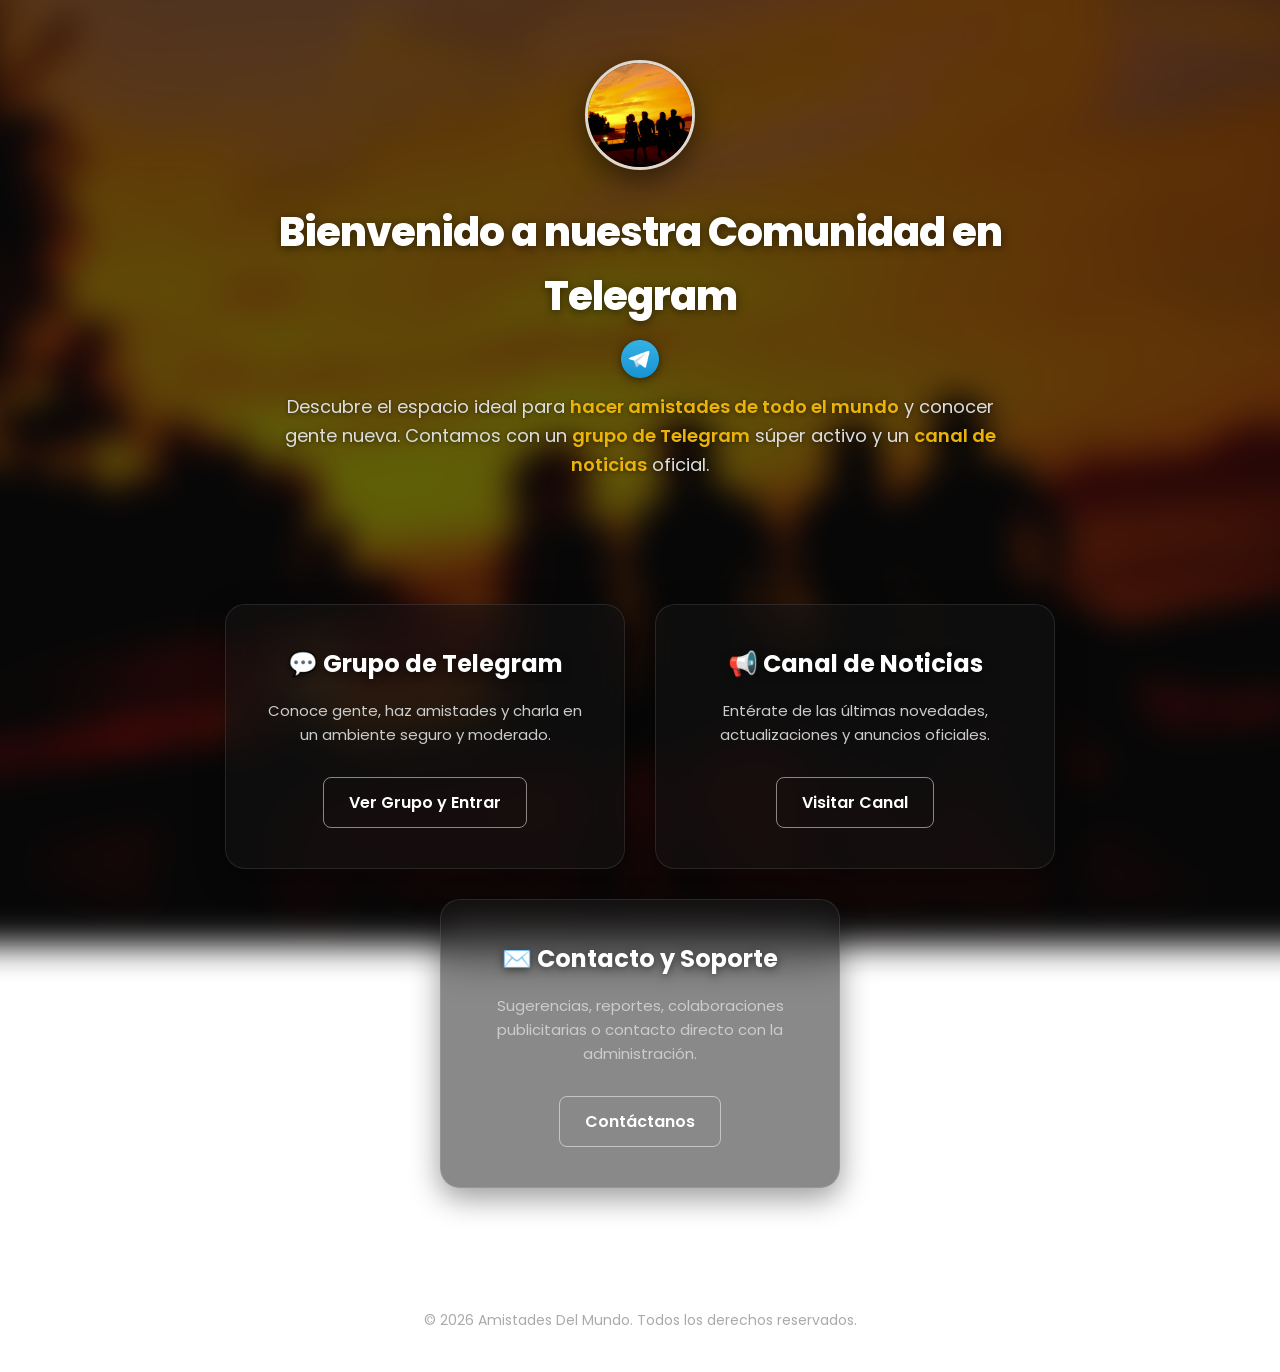
<file: index.html>
<!DOCTYPE html>
<html lang="es">
<head>
    <meta charset="UTF-8">
    <meta name="viewport" content="width=device-width, initial-scale=1.0">
    <title>Amistades Del Mundo | Inicio</title>
    <meta name="description" content="Descubre el espacio ideal en Telegram para hacer amistades de todo el mundo. Contamos con un grupo de chat activo y un canal de noticias.">
    <link rel="stylesheet" href="style.css">
    <link rel="icon" href="favicon.png" type="image/png">
</head>
<body>

    <div class="background-overlay"></div>

    <header class="hero">
        <div class="logo-container">
            <img src="logo-grupo.jpg" alt="Logo de la Comunidad" class="group-logo">
        </div>
        
        <h1 class="title-with-logo">
            Bienvenido a nuestra Comunidad en Telegram
            <img src="telegram_logo.png" alt="Telegram" class="tg-title-icon">
        </h1>
        
        <p class="subtitle">Descubre el espacio ideal para <strong>hacer amistades de todo el mundo</strong> y conocer gente nueva. Contamos con un <strong>grupo de Telegram</strong> súper activo y un <strong>canal de noticias</strong> oficial.</p>
    </header>

    <section class="hub-section">
        <div class="hub-container">
            
            <a href="grupo.html" class="hub-card">
                <h2>💬 Grupo de Telegram</h2>
                <p>Conoce gente, haz amistades y charla en un ambiente seguro y moderado.</p>
                <span class="hub-btn">Ver Grupo y Entrar</span>
            </a>

            <a href="canal.html" class="hub-card">
                <h2>📢 Canal de Noticias</h2>
                <p>Entérate de las últimas novedades, actualizaciones y anuncios oficiales.</p>
                <span class="hub-btn">Visitar Canal</span>
            </a>

            <a href="contacto.html" class="hub-card">
                <h2>✉️ Contacto y Soporte</h2>
                <p>Sugerencias, reportes, colaboraciones publicitarias o contacto directo con la administración.</p>
                <span class="hub-btn">Contáctanos</span>
            </a>

        </div>
    </section>

    <footer>
        <p>&copy; 2026 Amistades Del Mundo. Todos los derechos reservados.</p>
    </footer>

</body>
</html>
</file>
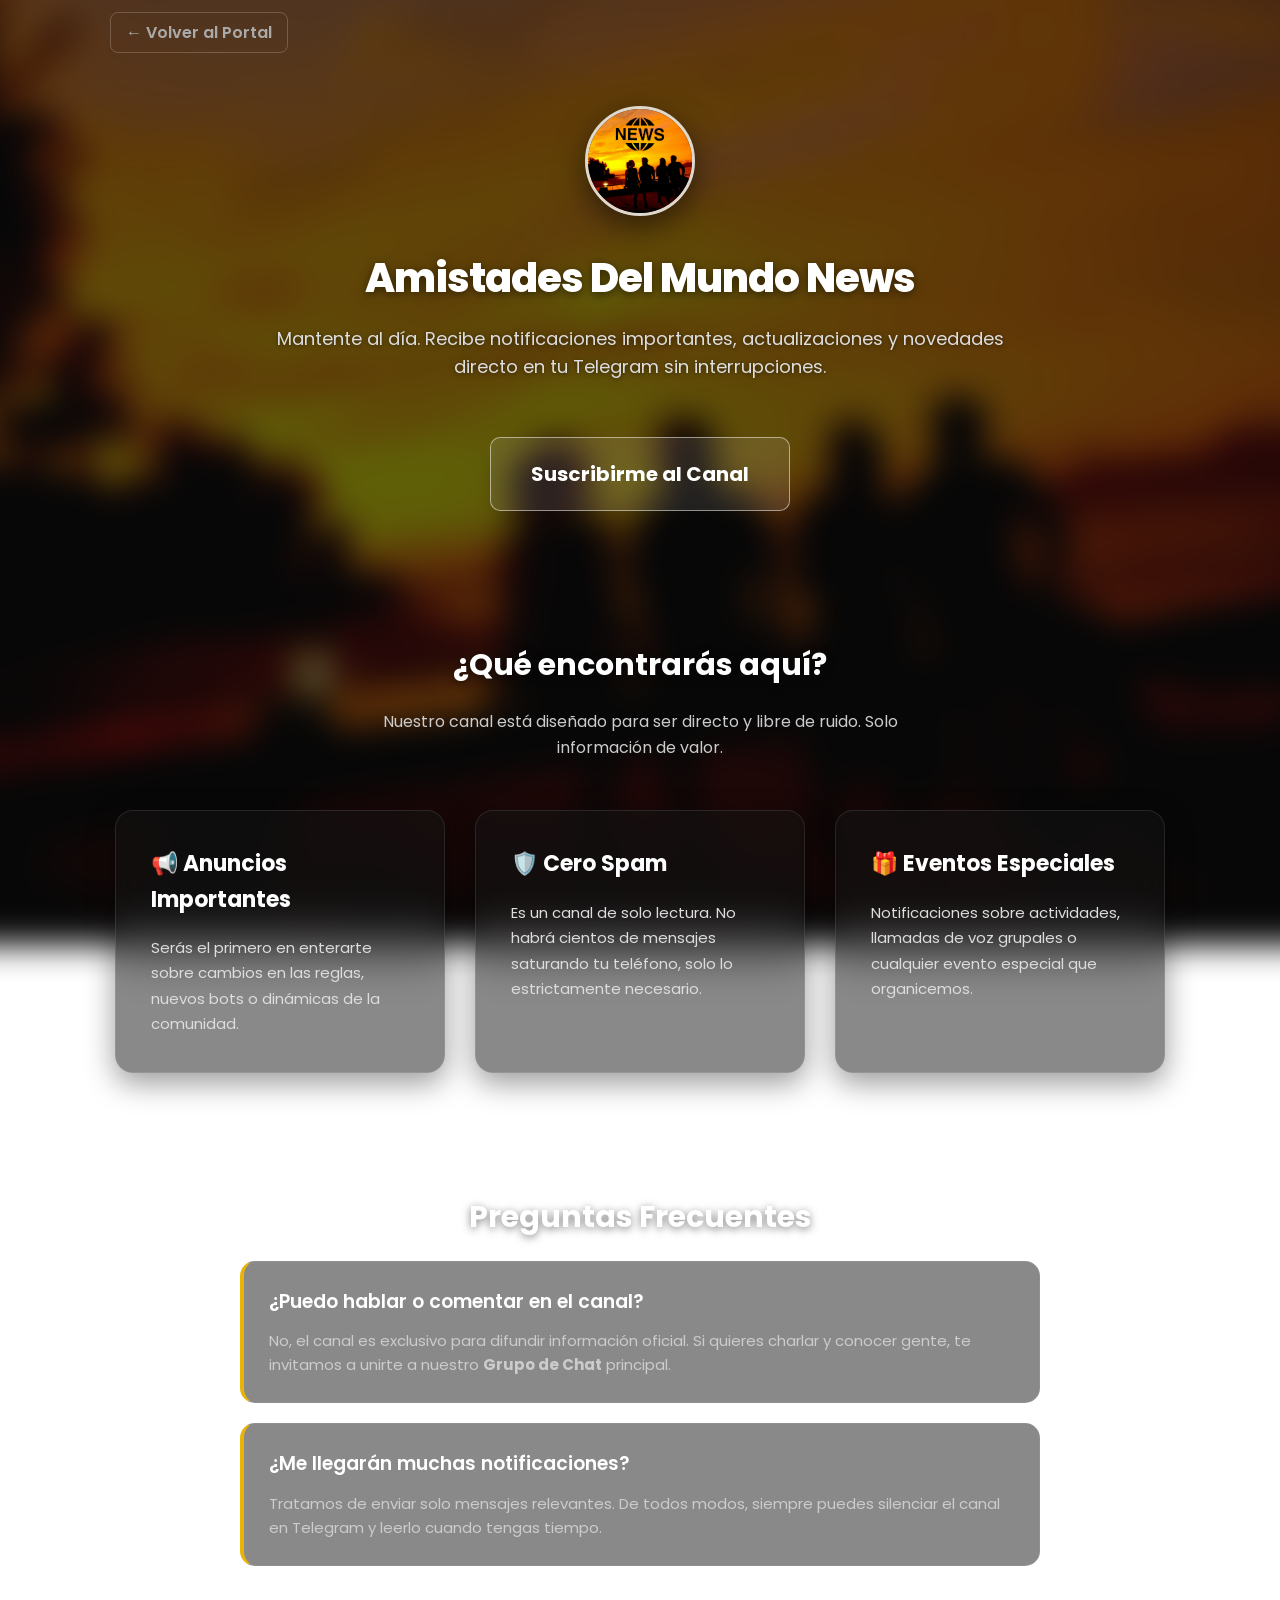
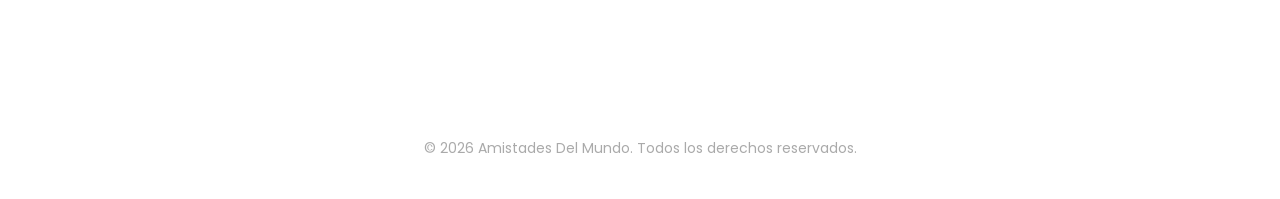
<file: canal.html>
<!DOCTYPE html>
<html lang="es">
<head>
    <meta charset="UTF-8">
    <meta name="viewport" content="width=device-width, initial-scale=1.0">
    <title>Canal Oficial de Noticias | Amistades Del Mundo News</title>
    <meta name="description" content="Suscríbete a nuestro canal oficial de Telegram para recibir las últimas noticias, actualizaciones y anuncios de la comunidad.">
    <link rel="stylesheet" href="style.css">
</head>
<body>

    <div class="background-overlay"></div>

    <div class="top-nav">
        <a href="index.html" class="btn-back">← Volver al Portal</a>
    </div>

    <header class="hero" style="padding-top: 40px;">
        <div class="logo-container">
            <img src="news-logo.png" alt="Logo del Canal" class="group-logo">
        </div>
        
        <h1>Amistades Del Mundo News</h1>
        
        <p class="subtitle">Mantente al día. Recibe notificaciones importantes, actualizaciones y novedades directo en tu Telegram sin interrupciones.</p>
        
        <a href="https://t.me/AmistadesNews" class="btn-telegram btn-massive">Suscribirme al Canal</a>
    </header>

    <section class="section">
        <h2>¿Qué encontrarás aquí?</h2>
        <p class="section-desc">Nuestro canal está diseñado para ser directo y libre de ruido. Solo información de valor.</p>
        
        <div class="grid-container">
            <div class="card">
                <h3>📢 Anuncios Importantes</h3>
                <p>Serás el primero en enterarte sobre cambios en las reglas, nuevos bots o dinámicas de la comunidad.</p>
            </div>
            <div class="card">
                <h3>🛡️ Cero Spam</h3>
                <p>Es un canal de solo lectura. No habrá cientos de mensajes saturando tu teléfono, solo lo estrictamente necesario.</p>
            </div>
            <div class="card">
                <h3>🎁 Eventos Especiales</h3>
                <p>Notificaciones sobre actividades, llamadas de voz grupales o cualquier evento especial que organicemos.</p>
            </div>
        </div>
    </section>

    <section class="section">
        <h2>Preguntas Frecuentes</h2>
        <div class="faq-container">
            <div class="faq-item">
                <h3>¿Puedo hablar o comentar en el canal?</h3>
                <p>No, el canal es exclusivo para difundir información oficial. Si quieres charlar y conocer gente, te invitamos a unirte a nuestro <strong>Grupo de Chat</strong> principal.</p>
            </div>
            <div class="faq-item">
                <h3>¿Me llegarán muchas notificaciones?</h3>
                <p>Tratamos de enviar solo mensajes relevantes. De todos modos, siempre puedes silenciar el canal en Telegram y leerlo cuando tengas tiempo.</p>
            </div>
        </div>
    </section>

    <footer>
        <p>&copy; 2026 Amistades Del Mundo. Todos los derechos reservados.</p>
    </footer>

</body>
</html>
</file>
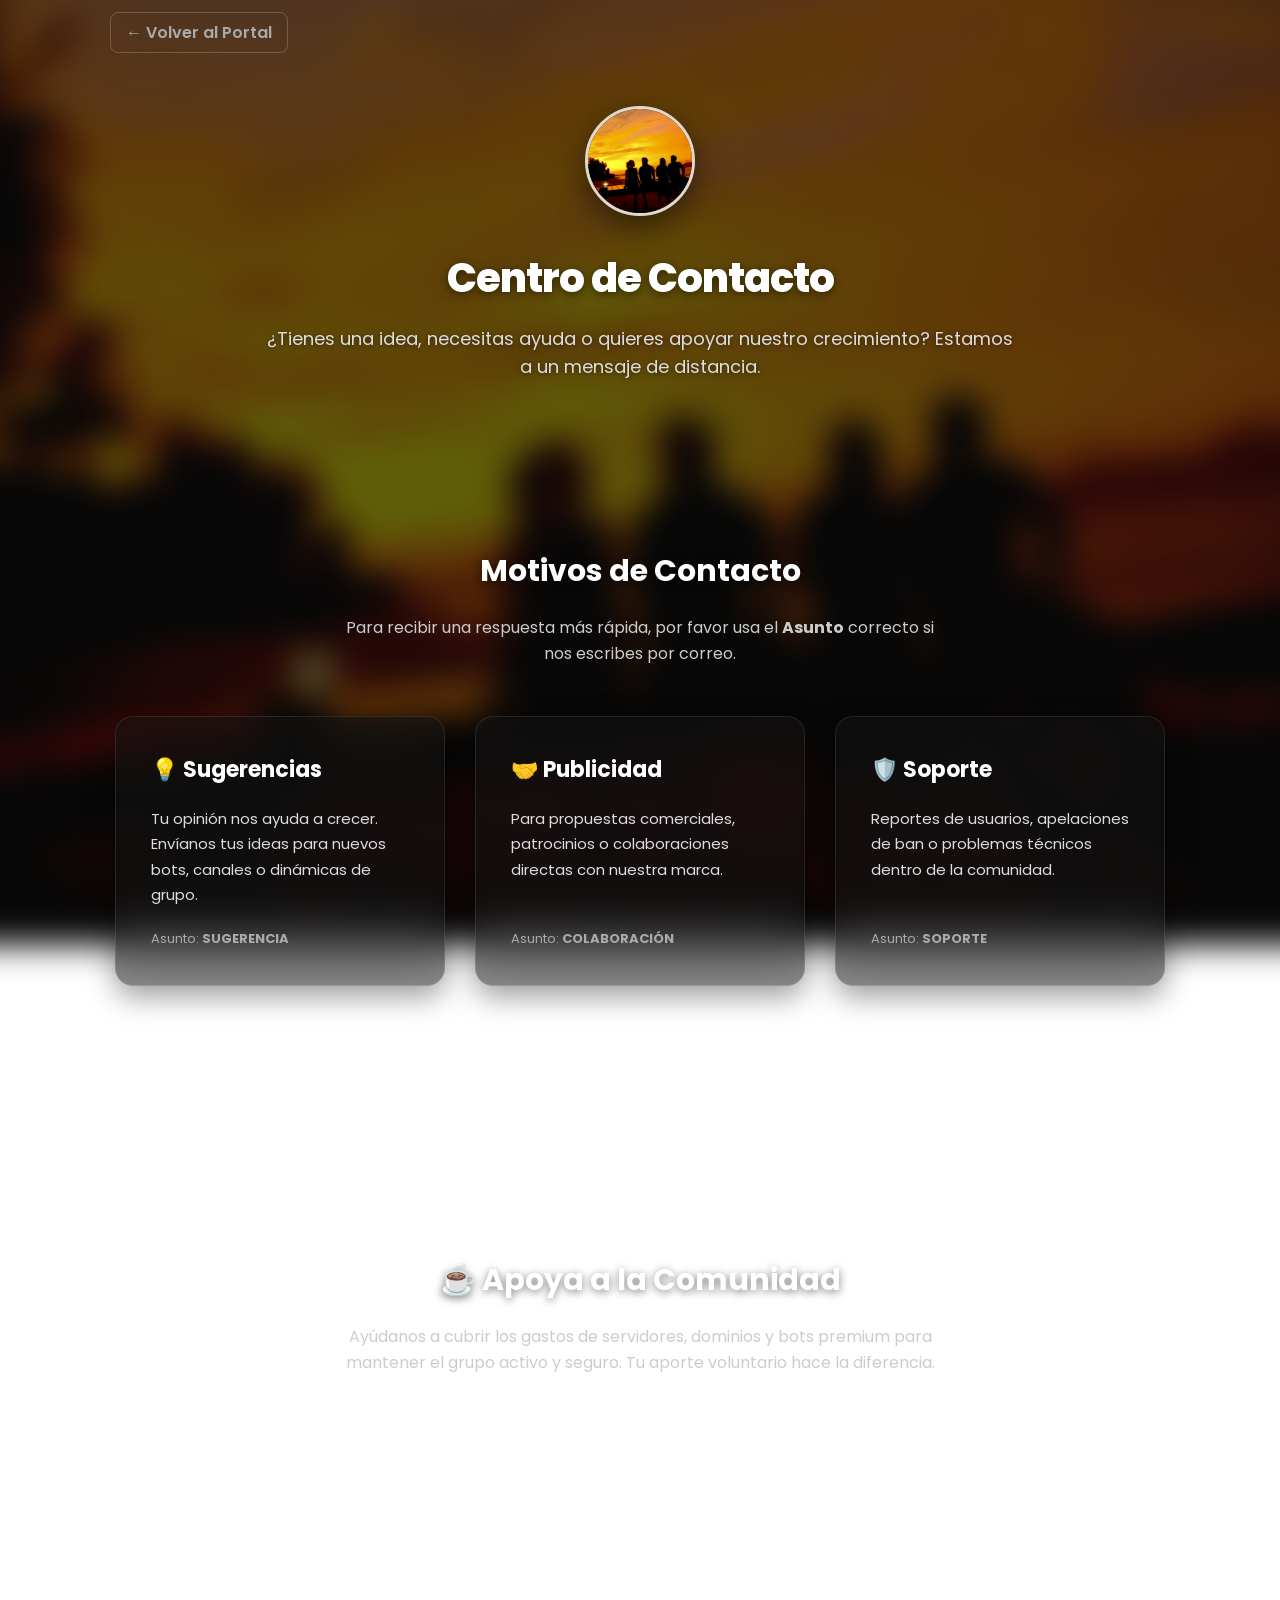
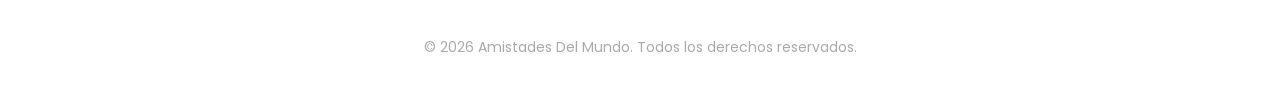
<file: contacto.html>
<!DOCTYPE html>
<html lang="es">
<head>
    <meta charset="UTF-8">
    <meta name="viewport" content="width=device-width, initial-scale=1.0">
    <title>Contacto y Soporte | Amistades Del Mundo</title>
    <meta name="description" content="Contacta con la administración para sugerencias, publicidad o apoya el mantenimiento de nuestra comunidad.">
    <link rel="stylesheet" href="style.css">
</head>
<body>

    <div class="background-overlay"></div>

    <div class="top-nav">
        <a href="index.html" class="btn-back">← Volver al Portal</a>
    </div>

    <header class="hero" style="padding-top: 40px;">
        <div class="logo-container">
            <img src="logo-grupo.jpg" alt="Logo de Contacto" class="group-logo">
        </div>
        <h1>Centro de Contacto</h1>
        <p class="subtitle">¿Tienes una idea, necesitas ayuda o quieres apoyar nuestro crecimiento? Estamos a un mensaje de distancia.</p>
    </header>

    <section class="section">
        <h2>Motivos de Contacto</h2>
        <p class="section-desc">Para recibir una respuesta más rápida, por favor usa el <strong>Asunto</strong> correcto si nos escribes por correo.</p>
        
        <div class="grid-container">
            <div class="card" style="display: flex; flex-direction: column;">
                <h3>💡 Sugerencias</h3>
                <p>Tu opinión nos ayuda a crecer. Envíanos tus ideas para nuevos bots, canales o dinámicas de grupo.</p>
                <p style="margin-top: auto; padding-top: 20px; font-size: 13px; color: #aaaaaa;">Asunto: <strong>SUGERENCIA</strong></p>
            </div>
            
            <div class="card" style="display: flex; flex-direction: column;">
                <h3>🤝 Publicidad</h3>
                <p>Para propuestas comerciales, patrocinios o colaboraciones directas con nuestra marca.</p>
                <p style="margin-top: auto; padding-top: 20px; font-size: 13px; color: #aaaaaa;">Asunto: <strong>COLABORACIÓN</strong></p>
            </div>
            
            <div class="card" style="display: flex; flex-direction: column;">
                <h3>🛡️ Soporte</h3>
                <p>Reportes de usuarios, apelaciones de ban o problemas técnicos dentro de la comunidad.</p>
                <p style="margin-top: auto; padding-top: 20px; font-size: 13px; color: #aaaaaa;">Asunto: <strong>SOPORTE</strong></p>
            </div>
        </div>
    </section>

    <section class="section" style="text-align: center; padding-top: 0;">
        <div style="display: flex; justify-content: center; gap: 20px; flex-wrap: wrap; align-items: center;">
            <a href="mailto:amistadesdelmundostaff@gmail.com" class="btn-telegram">
                Enviar Correo Electrónico
            </a>
            <a href="https://t.me/yanncito" class="btn-telegram">
                Telegram Directo (@yanncito)
            </a>
        </div>
    </section>

    <section class="section" style="text-align: center; padding-top: 20px;">
        <hr style="border: 0; border-top: 1px solid rgba(255,255,255,0.1); margin-bottom: 50px; max-width: 800px; margin-left: auto; margin-right: auto;">
        
        <h2>☕ Apoya a la Comunidad</h2>
        <p class="section-desc" style="margin-bottom: 30px;">Ayúdanos a cubrir los gastos de servidores, dominios y bots premium para mantener el grupo activo y seguro. Tu aporte voluntario hace la diferencia.</p>
        
        <a href="https://www.paypal.com/paypalme/yannvd" target="_blank" class="btn-telegram">
            Donar por PayPal
        </a>
    </section>

    <footer>
        <p>&copy; 2026 Amistades Del Mundo. Todos los derechos reservados.</p>
    </footer>

</body>
</html>
</file>
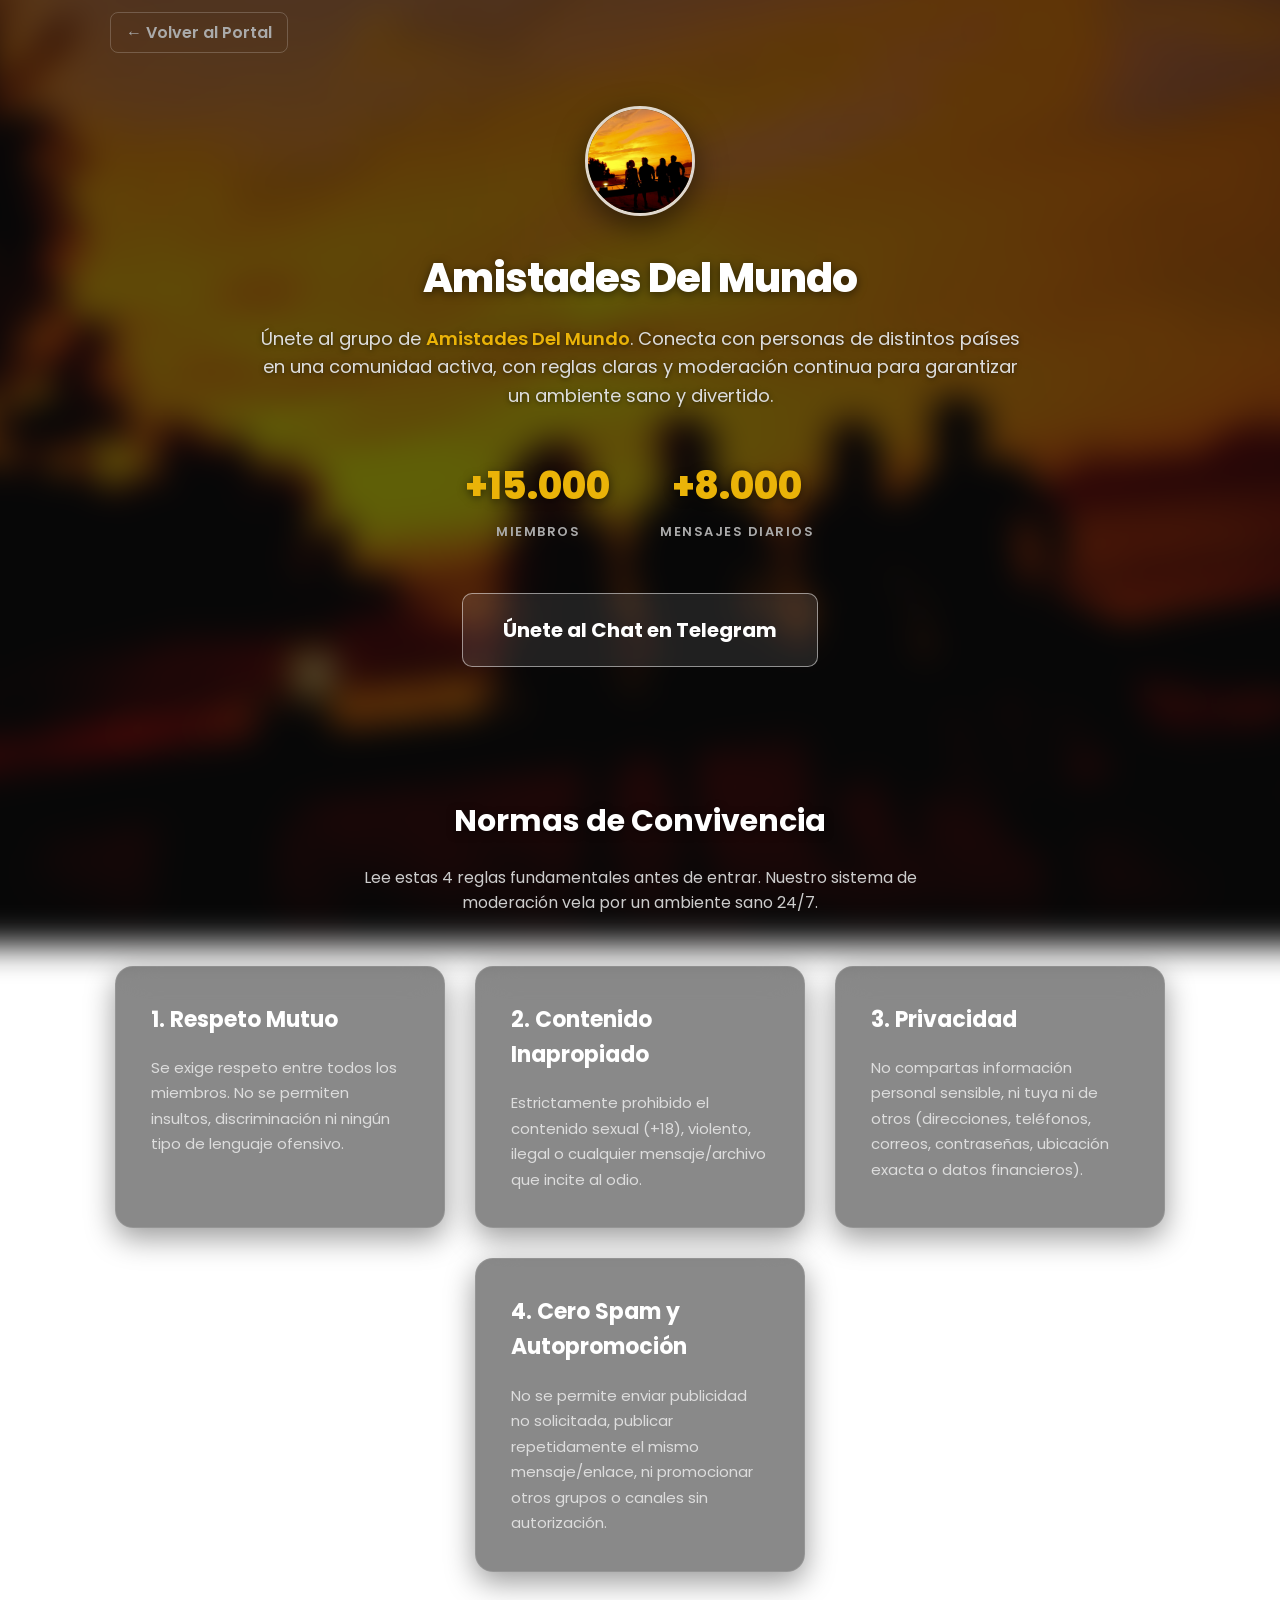
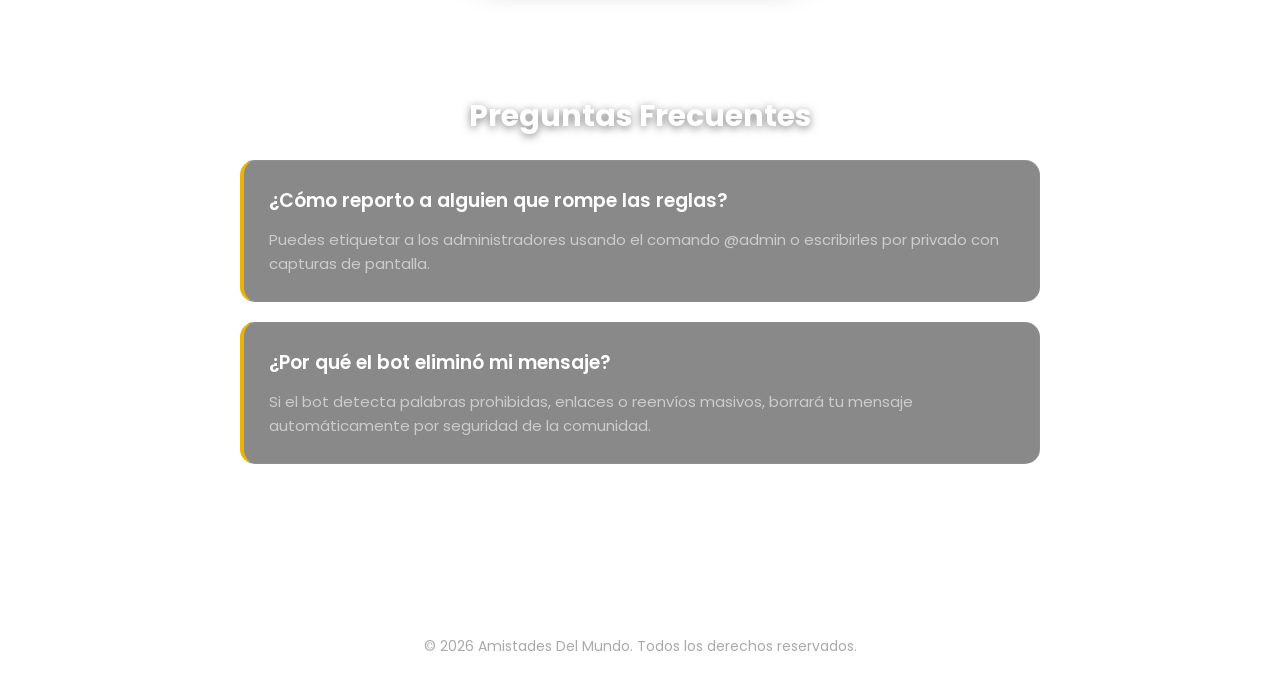
<file: grupo.html>
<!DOCTYPE html>
<html lang="es">
<head>
    <meta charset="UTF-8">
    <meta name="viewport" content="width=device-width, initial-scale=1.0">
    <title>Chat General y Reglas | Amistades Del Mundo</title>
    <meta name="description" content="Únete al grupo de Amistades Del Mundo. Conecta con personas de distintos países en una comunidad activa, con reglas claras y moderación continua para garantizar un ambiente sano y divertido.">
    <link rel="stylesheet" href="style.css">
</head>
<body>

    <div class="background-overlay"></div>

    <div class="top-nav">
        <a href="index.html" class="btn-back">← Volver al Portal</a>
    </div>

    <header class="hero" style="padding-top: 40px;">
        <div class="logo-container">
            <img src="logo-grupo.jpg" alt="Logo del Grupo" class="group-logo">
        </div>
        <h1>Amistades Del Mundo</h1>
        
        <p class="subtitle">Únete al grupo de <strong>Amistades Del Mundo</strong>. Conecta con personas de distintos países en una comunidad activa, con reglas claras y moderación continua para garantizar un ambiente sano y divertido.</p>
        
        <div class="stats">
            <div class="stat-box">
                <span class="number">+15.000</span>
                <span class="label">Miembros</span>
            </div>
            <div class="stat-box">
                <span class="number">+8.000</span>
                <span class="label">Mensajes Diarios</span>
            </div>
        </div>

        <a href="https://t.me/AmistadesForever" class="btn-telegram btn-massive">Únete al Chat en Telegram</a>
    </header>

    <section class="section">
        <h2>Normas de Convivencia</h2>
        <p class="section-desc">Lee estas 4 reglas fundamentales antes de entrar. Nuestro sistema de moderación vela por un ambiente sano 24/7.</p>
        
        <div class="grid-container">
            <div class="card">
                <h3>1. Respeto Mutuo</h3>
                <p>Se exige respeto entre todos los miembros. No se permiten insultos, discriminación ni ningún tipo de lenguaje ofensivo.</p>
            </div>
            <div class="card">
                <h3>2. Contenido Inapropiado</h3>
                <p>Estrictamente prohibido el contenido sexual (+18), violento, ilegal o cualquier mensaje/archivo que incite al odio.</p>
            </div>
            <div class="card">
                <h3>3. Privacidad</h3>
                <p>No compartas información personal sensible, ni tuya ni de otros (direcciones, teléfonos, correos, contraseñas, ubicación exacta o datos financieros).</p>
            </div>
            <div class="card">
                <h3>4. Cero Spam y Autopromoción</h3>
                <p>No se permite enviar publicidad no solicitada, publicar repetidamente el mismo mensaje/enlace, ni promocionar otros grupos o canales sin autorización.</p>
            </div>
        </div>
    </section>

    <section class="section">
        <h2>Preguntas Frecuentes</h2>
        <div class="faq-container">
            <div class="faq-item">
                <h3>¿Cómo reporto a alguien que rompe las reglas?</h3>
                <p>Puedes etiquetar a los administradores usando el comando @admin o escribirles por privado con capturas de pantalla.</p>
            </div>
            <div class="faq-item">
                <h3>¿Por qué el bot eliminó mi mensaje?</h3>
                <p>Si el bot detecta palabras prohibidas, enlaces o reenvíos masivos, borrará tu mensaje automáticamente por seguridad de la comunidad.</p>
            </div>
        </div>
    </section>

    <footer>
        <p>&copy; 2026 Amistades Del Mundo. Todos los derechos reservados.</p>
    </footer>

</body>
</html>
</file>
<file: style.css>
/* Importamos la fuente 'Poppins' desde Google Fonts para un look más premium */
@import url('https://fonts.googleapis.com/css2?family=Poppins:wght@400;500;600;700;800&display=swap');

/* Configuraciones base */
* { margin: 0; padding: 0; box-sizing: border-box; font-family: 'Poppins', sans-serif; }

body { 
    color: #ffffff; 
    line-height: 1.6; 
    position: relative; 
    min-height: 100vh;
}

/* --- SECCIÓN PARA EL FONDO DIFUMINADO --- */
.background-overlay {
    position: fixed; top: 0; left: 0; width: 100%; height: 100%;
    background-image: url('imagen-fondo.jpg'); 
    background-size: cover; background-position: center; background-repeat: no-repeat;
    filter: blur(15px); -webkit-filter: blur(15px); transform: scale(1.1); z-index: -2; 
}

.background-overlay::after {
    content: ""; position: absolute; top: 0; left: 0; width: 100%; height: 100%;
    background-color: rgba(12, 12, 12, 0.65); z-index: -1;
}

/* Navegación Superior */
.top-nav { padding: 20px; max-width: 1100px; margin: 0 auto; }
.btn-back { color: #aaaaaa; text-decoration: none; font-weight: 600; border: 1px solid rgba(255,255,255,0.2); padding: 8px 15px; border-radius: 8px; transition: 0.3s; }
.btn-back:hover { color: #fff; border-color: #fff; background: rgba(255,255,255,0.1); }

/* Encabezado Principal */
.hero { text-align: center; padding: 60px 20px; max-width: 800px; margin: 0 auto; }

.logo-container { 
    width: 110px; height: 110px; border-radius: 50%; margin: 0 auto 30px; 
    overflow: hidden; display: flex; justify-content: center; align-items: center; 
    border: 3px solid rgba(255,255,255,0.8); box-shadow: 0 10px 30px rgba(0, 0, 0, 0.5); background-color: transparent; 
}
.group-logo { width: 100%; height: 100%; object-fit: cover; }

/* Títulos y Subtítulos */
h1 { font-size: 40px; margin-bottom: 15px; color: #ffffff; font-weight: 800; letter-spacing: -1px; text-shadow: 0 2px 10px rgba(0,0,0,0.5); }

/* Estilos para el título con el logo de Telegram (Solo en la página principal) */
.title-with-logo { display: flex; justify-content: center; align-items: center; gap: 12px; flex-wrap: wrap; }
.tg-title-icon { width: 38px; height: auto; filter: drop-shadow(0 2px 5px rgba(0,0,0,0.5)); transition: transform 0.3s ease; }
.title-with-logo:hover .tg-title-icon { transform: translateY(-4px) scale(1.1); }

h2 { font-size: 30px; margin-bottom: 20px; color: #ffffff; text-align: center; font-weight: 700; text-shadow: 0 2px 8px rgba(0,0,0,0.5); }
.subtitle { color: #dddddd; font-size: 18px; margin-bottom: 45px; font-weight: 400; text-shadow: 0 1px 5px rgba(0,0,0,0.5); }

/* Resaltado SEO en color mostaza */
.subtitle strong { color: #eab308; font-weight: 600; }

.section-desc { text-align: center; color: #cccccc; margin-bottom: 50px; max-width: 600px; margin-left: auto; margin-right: auto; }

/* ESTADÍSTICAS DEL GRUPO */
.stats { display: flex; justify-content: center; gap: 50px; margin-bottom: 40px; }
.stat-box { display: flex; flex-direction: column; align-items: center; }
.number { font-size: 38px; font-weight: 800; color: #eab308; text-shadow: 0 2px 10px rgba(0,0,0,0.5); }
.label { font-size: 13px; color: #aaaaaa; text-transform: uppercase; letter-spacing: 1.5px; font-weight: 600; margin-top: 5px; }

/* HUB DE NAVEGACIÓN (Página Principal) */
.hub-section { padding: 20px; max-width: 900px; margin: 0 auto 60px; }
.hub-container { display: flex; flex-wrap: wrap; gap: 30px; justify-content: center; }

.hub-card { 
    background-color: rgba(20, 20, 20, 0.5); backdrop-filter: blur(20px); -webkit-backdrop-filter: blur(20px); 
    padding: 40px; border-radius: 20px; border: 1px solid rgba(255, 255, 255, 0.1); 
    text-decoration: none; color: white; width: 100%; max-width: 400px; 
    transition: all 0.4s ease; text-align: center; box-shadow: 0 10px 30px rgba(0,0,0,0.4);
}
.hub-card:hover { transform: translateY(-8px); border-color: #eab308; box-shadow: 0 15px 40px rgba(234, 179, 8, 0.2); background-color: rgba(30, 30, 30, 0.6); }
.hub-card h2 { font-size: 24px; margin-bottom: 15px; font-weight: 700; }
.hub-card p { color: #cccccc; margin-bottom: 30px; font-size: 15px; }
.hub-btn { display: inline-block; padding: 12px 25px; border: 1px solid rgba(255,255,255,0.5); border-radius: 8px; font-weight: 600; transition: 0.3s; }
.hub-card:hover .hub-btn { background-color: #eab308; color: #121212; border-color: #eab308; }

/* Botones Generales */
.btn-telegram { 
    display: inline-block; padding: 16px 32px; border-radius: 10px; 
    font-weight: 700; text-decoration: none; font-size: 16px; transition: 0.3s ease; margin: 10px; 
    background-color: rgba(255,255,255,0.1); color: #ffffff; border: 1px solid rgba(255,255,255,0.5); backdrop-filter: blur(5px);
}
.btn-telegram:hover { background-color: #eab308; color: #121212; border-color: #eab308; transform: translateY(-3px); box-shadow: 0 10px 25px rgba(234, 179, 8, 0.3); }
.btn-massive { font-size: 20px; padding: 20px 40px; }

.section { padding: 60px 20px; max-width: 1100px; margin: 0 auto; position: relative; z-index: 1; }

/* TARJETAS DE REGLAS MEJORADAS (Ahora con Flexbox para centrar la última) */
.grid-container { display: flex; flex-wrap: wrap; justify-content: center; gap: 30px; }
.card { 
    background-color: rgba(20, 20, 20, 0.5); backdrop-filter: blur(20px); -webkit-backdrop-filter: blur(20px); 
    padding: 35px; border-radius: 18px; border: 1px solid rgba(255, 255, 255, 0.1); 
    transition: all 0.4s ease; color: white; box-shadow: 0 10px 30px rgba(0, 0, 0, 0.4);
    width: 100%; max-width: 330px; /* Asegura que mantengan el tamaño de tarjeta */
}
.card:hover { border-color: #eab308; transform: translateY(-5px); background-color: rgba(30, 30, 30, 0.6); box-shadow: 0 15px 40px rgba(234, 179, 8, 0.15); }
.card h3 { color: #ffffff; margin-bottom: 18px; font-size: 22px; font-weight: 700; transition: color 0.3s; } 
.card:hover h3 { color: #eab308; }
.card p { color: #dddddd; font-size: 15px; line-height: 1.7; }

/* FAQ MEJORADO */
.faq-container { max-width: 800px; margin: 0 auto; }
.faq-item { 
    background-color: rgba(20, 20, 20, 0.5); backdrop-filter: blur(20px); -webkit-backdrop-filter: blur(20px);
    padding: 25px; border-radius: 15px; margin-bottom: 20px; border-left: 4px solid #eab308; color: white;
    border-top: 1px solid rgba(255,255,255,0.05); border-right: 1px solid rgba(255,255,255,0.05); border-bottom: 1px solid rgba(255,255,255,0.05);
}
.faq-item h3 { margin-bottom: 12px; font-size: 19px; color: #ffffff; font-weight: 600; }
.faq-item p { color: #cccccc; font-size: 15px; }

/* Footer */
footer { text-align: center; padding: 40px; color: #aaaaaa; font-size: 14px; border-top: 1px solid rgba(255, 255, 255, 0.1); margin-top: 50px; position: relative; z-index: 1; }
</file>
